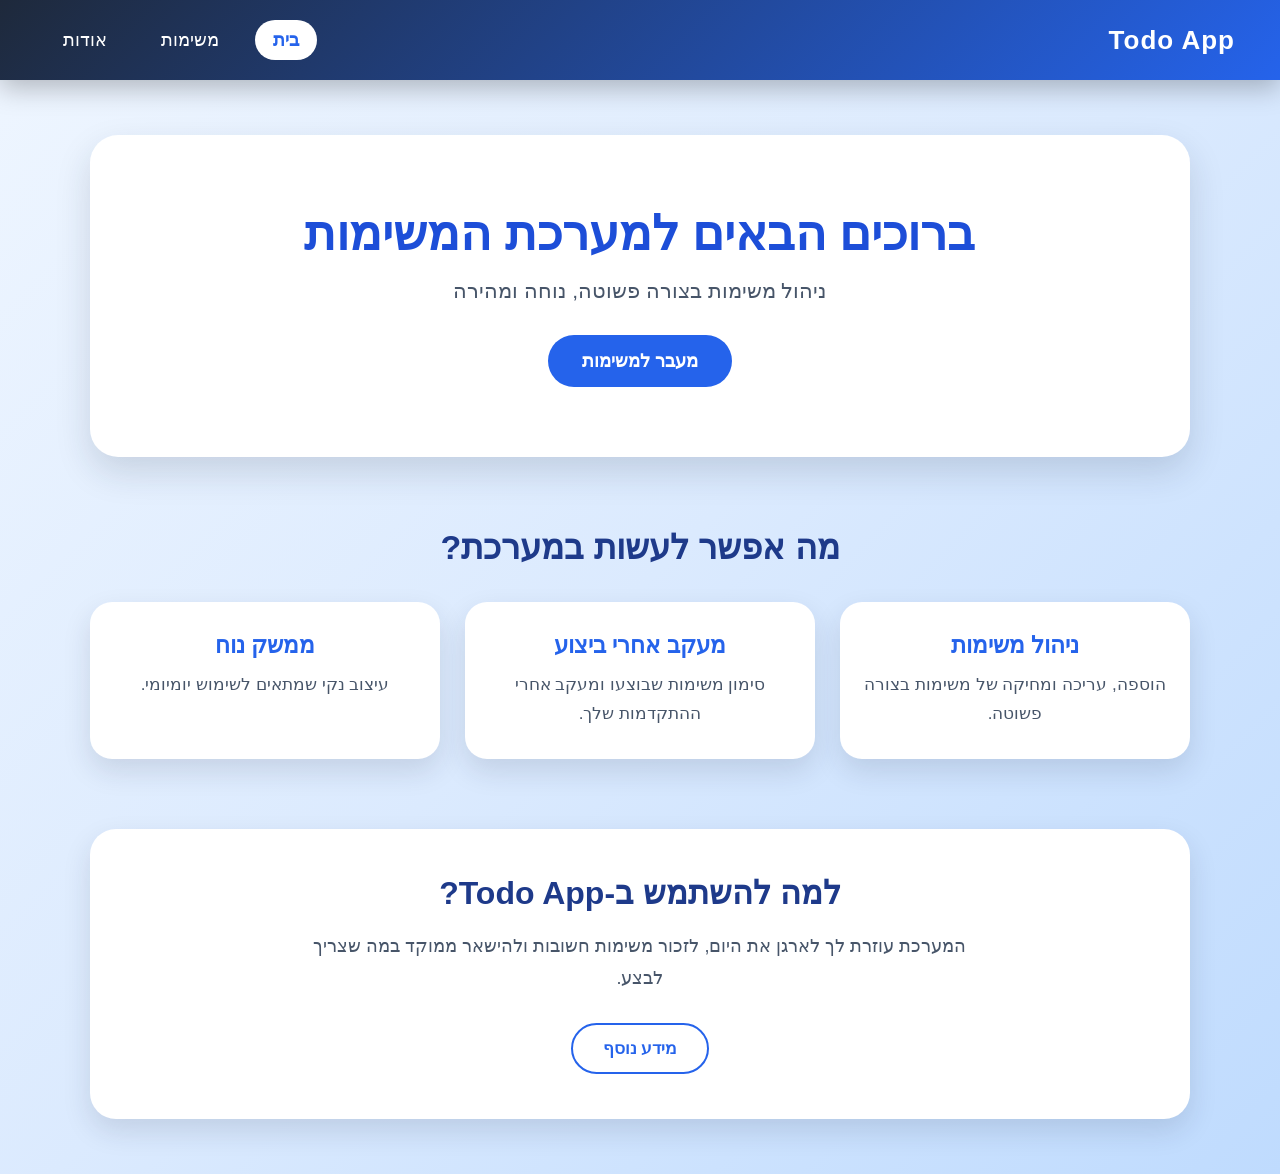
<file: index.html>
<!-- index.html -->
<!DOCTYPE html>
<html lang="he" dir="rtl">
<head>
  <meta charset="UTF-8" />
  <meta name="viewport" content="width=device-width, initial-scale=1.0" />
  <title>Todo App</title>

  <link rel="stylesheet" href="./css/style.css" />
  <link rel="stylesheet" href="./css/navbar.css" />
</head>
<body>

  <nav class="navbar">
    <div class="logo">Todo App</div>

    <ul class="nav-links">
      <li><a href="./index.html">בית</a></li>
      <li><a href="./tasks.html">משימות</a></li>
      <li><a href="./about.html">אודות</a></li>
    </ul>
  </nav>

  <main class="container">

    <section class="hero">
      <h1>ברוכים הבאים למערכת המשימות</h1>
      <p>ניהול משימות בצורה פשוטה, נוחה ומהירה</p>

      <a href="./tasks.html" class="btn">
        מעבר למשימות
      </a>
    </section>

    <section class="features">
      <h2>מה אפשר לעשות במערכת?</h2>

      <div class="features-grid">
        <div class="feature-card">
          <h3>ניהול משימות</h3>
          <p>הוספה, עריכה ומחיקה של משימות בצורה פשוטה.</p>
        </div>

        <div class="feature-card">
          <h3>מעקב אחרי ביצוע</h3>
          <p>סימון משימות שבוצעו ומעקב אחרי ההתקדמות שלך.</p>
        </div>

        <div class="feature-card">
          <h3>ממשק נוח</h3>
          <p>עיצוב נקי שמתאים לשימוש יומיומי.</p>
        </div>
      </div>
    </section>

    <section class="info-box">
      <h2>למה להשתמש ב-Todo App?</h2>
      <p>
        המערכת עוזרת לך לארגן את היום, לזכור משימות חשובות
        ולהישאר ממוקד במה שצריך לבצע.
      </p>

      <a href="./about.html" class="secondary-btn">
        מידע נוסף
      </a>
    </section>

  </main>

  <script src="./js/navbar.js"></script>
</body>
</html>
</file>
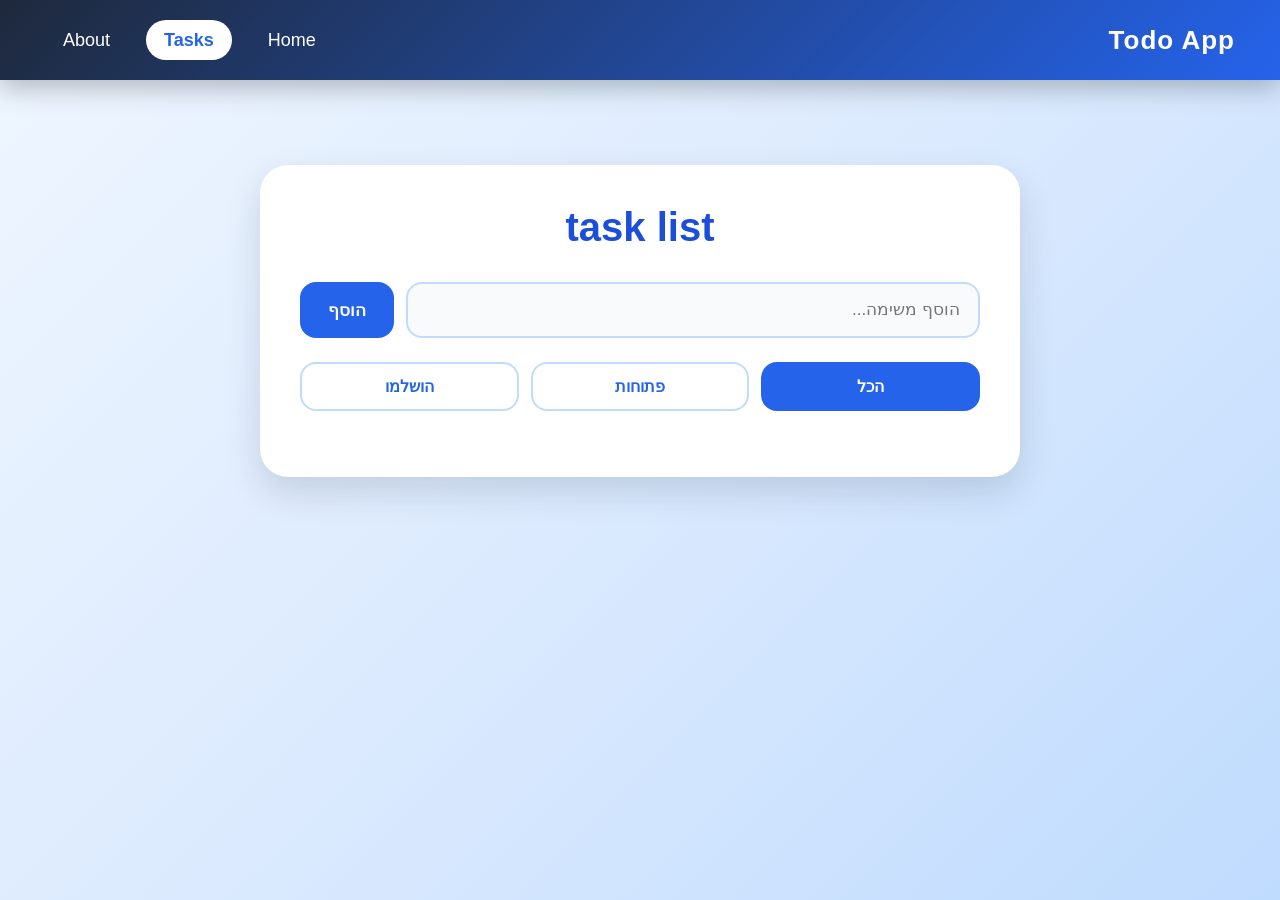
<file: tasks.html>
<!-- tasks.html -->
 
<!DOCTYPE html>
<html lang="he" dir="rtl">
<head>
  <meta charset="UTF-8" />
  <meta name="viewport" content="width=device-width, initial-scale=1.0" />

  <title>Tasks</title>

  <link rel="stylesheet" href="./css/style.css" />
  <link rel="stylesheet" href="./css/navbar.css" />
  <link rel="stylesheet" href="./css/tasks.css" />
</head>
<body>

  <nav class="navbar">
    <div class="logo">Todo App</div>

    <ul class="nav-links">
      <li><a href="./index.html">Home</a></li>
      <li><a href="./tasks.html">Tasks</a></li>
      <li><a href="./about.html">About</a></li>
    </ul>
  </nav>

  <main class="container">

    <div class="todo-box">

      <h1>task list</h1>

      <form id="todoForm" class="todo-form">
        <input
          id="todoInput"
          type="text"
          placeholder="הוסף משימה..."
        />

        <button type="submit">
          הוסף
        </button>
      </form>

      <div class="filters">
        <button data-filter="all" class="active">
          הכל
        </button>

        <button data-filter="active">
          פתוחות
        </button>

        <button data-filter="completed">
          הושלמו
        </button>
      </div>

      <ul id="todoList" class="todo-list"></ul>

    </div>

  </main>

  <script src="./js/storage.js"></script>
  <script src="./js/tasks.js"></script>
  <script src="./js/navbar.js"></script>
</body>
</html>
</file>
<file: css/style.css>
/* style.css */

* {
  margin: 0;
  padding: 0;
  box-sizing: border-box;
}

body {
  font-family: Arial, sans-serif;
  min-height: 100vh;
  background: linear-gradient(135deg, #eff6ff, #dbeafe, #bfdbfe);
  color: #1e293b;
}

.container {
  width: 90%;
  max-width: 1100px;
  margin: auto;
  padding: 55px 0;
}

/* Home page */

.hero {
  text-align: center;
  background: white;
  padding: 70px 35px;
  border-radius: 28px;
  box-shadow: 0 15px 35px rgba(30, 41, 59, 0.15);
}

.hero h1 {
  font-size: 48px;
  color: #1d4ed8;
  margin-bottom: 18px;
}

.hero p {
  font-size: 21px;
  color: #475569;
  margin-bottom: 32px;
}

.btn {
  display: inline-block;
  padding: 15px 34px;
  background: #2563eb;
  color: white;
  text-decoration: none;
  border-radius: 30px;
  font-size: 18px;
  font-weight: bold;
  transition: 0.3s;
}

.btn:hover {
  background: #1d4ed8;
  transform: translateY(-3px);
}

/* Features */

.features {
  margin-top: 70px;
  text-align: center;
}

.features h2 {
  font-size: 34px;
  color: #1e3a8a;
  margin-bottom: 35px;
}

.features-grid {
  display: grid;
  grid-template-columns: repeat(3, 1fr);
  gap: 25px;
}

.feature-card {
  background: white;
  padding: 30px 24px;
  border-radius: 22px;
  box-shadow: 0 12px 28px rgba(30, 41, 59, 0.13);
  transition: 0.3s;
}

.feature-card:hover {
  transform: translateY(-6px);
}

.feature-card h3 {
  font-size: 23px;
  color: #2563eb;
  margin-bottom: 12px;
}

.feature-card p {
  font-size: 17px;
  line-height: 1.7;
  color: #475569;
}

/* Info box */

.info-box {
  margin-top: 70px;
  background: #ffffff;
  padding: 45px 35px;
  border-radius: 26px;
  text-align: center;
  box-shadow: 0 12px 28px rgba(30, 41, 59, 0.13);
}

.info-box h2 {
  font-size: 32px;
  color: #1e3a8a;
  margin-bottom: 18px;
}

.info-box p {
  max-width: 700px;
  margin: 0 auto 28px;
  font-size: 18px;
  line-height: 1.8;
  color: #475569;
}

.secondary-btn {
  display: inline-block;
  padding: 13px 30px;
  color: #2563eb;
  text-decoration: none;
  border: 2px solid #2563eb;
  border-radius: 30px;
  font-size: 17px;
  font-weight: bold;
  transition: 0.3s;
}

.secondary-btn:hover {
  background: #2563eb;
  color: white;
}

/* About page */

.about-page {
  background: white;
  padding: 45px;
  border-radius: 26px;
  text-align: center;
  box-shadow: 0 12px 28px rgba(30, 41, 59, 0.13);
}

.about-page h1 {
  font-size: 42px;
  color: #1d4ed8;
  margin-bottom: 15px;
}

.about-page h2 {
  font-size: 26px;
  color: #334155;
  margin-bottom: 20px;
}

.about-page p {
  font-size: 19px;
  line-height: 1.8;
  color: #475569;
  margin-bottom: 12px;
}

/* GitHub link */

#link {
  text-align: center;
  margin: 35px 0;
}

#link a {
  display: inline-block;
  background: #0f172a;
  color: white;
  text-decoration: none;
  padding: 14px 32px;
  border-radius: 30px;
  font-size: 17px;
  font-weight: bold;
  transition: 0.3s;
}

#link a:hover {
  background: #2563eb;
  transform: scale(1.08);
}

/* Group table */

.my-div {
  width: 85%;
  max-width: 800px;
  margin: 50px auto;
  background: white;
  padding: 35px;
  border-radius: 26px;
  display: flex;
  flex-direction: column;
  align-items: center;
  gap: 25px;
  box-shadow: 0 12px 28px rgba(30, 41, 59, 0.13);
}

.my-div h1 {
  color: #1e3a8a;
  font-size: 34px;
}

table {
  border-collapse: collapse;
  width: 100%;
  overflow: hidden;
  border-radius: 16px;
}

th,
td {
  border: 1px solid #bfdbfe;
  padding: 16px;
  text-align: center;
  font-size: 16px;
}

th {
  background: #2563eb;
  color: white;
}

td {
  background: #eff6ff;
  color: #1e293b;
}

.my-div img {
  width: 100%;
  max-width: 520px;
  border-radius: 20px;
}

.my-div p {
  font-size: 19px;
  color: #475569;
}

/* Responsive */

@media (max-width: 800px) {
  .hero h1 {
    font-size: 34px;
  }

  .features-grid {
    grid-template-columns: 1fr;
  }

  .my-div {
    width: 95%;
    padding: 22px;
  }

  table {
    font-size: 14px;
  }

  th,
  td {
    padding: 10px;
  }
}
</file>
<file: css/navbar.css>
/* navbar.css !!*/

.navbar {
  width: 100%;
  min-height: 80px;
  background: linear-gradient(135deg, #1e293b, #2563eb);
  display: flex;
  align-items: center;
  justify-content: space-between;
  padding: 0 45px;
  box-shadow: 0 8px 25px rgba(0, 0, 0, 0.25);
  position: sticky;
  top: 0;
  z-index: 1000;
}

.logo {
  color: #ffffff;
  font-size: 26px;
  font-weight: bold;
  letter-spacing: 1px;
}

.nav-links {
  display: flex;
  align-items: center;
  gap: 18px;
  list-style: none;
}

.nav-links a {
  color: #ffffff;
  text-decoration: none;
  font-size: 18px;
  padding: 10px 18px;
  border-radius: 25px;
  transition: 0.3s;
}

.nav-links a:hover {
  background: rgba(255, 255, 255, 0.2);
}

.nav-links a.active-link {
  background: #ffffff;
  color: #2563eb;
  font-weight: bold;
}

@media (max-width: 700px) {
  .navbar {
    flex-direction: column;
    padding: 18px;
    gap: 15px;
  }

  .nav-links {
    flex-wrap: wrap;
    justify-content: center;
  }

  .nav-links a {
    font-size: 16px;
    padding: 8px 14px;
  }
}
</file>
<file: css/tasks.css>
/* tasks.css */

.todo-box {
  max-width: 760px;
  margin: 30px auto;
  background: white;
  padding: 40px;
  border-radius: 28px;
  box-shadow: 0 15px 35px rgba(30, 41, 59, 0.15);
}

.todo-box h1 {
  text-align: center;
  font-size: 40px;
  color: #1d4ed8;
  margin-bottom: 32px;
}

.todo-form {
  display: flex;
  gap: 12px;
  margin-bottom: 24px;
}

.todo-form input {
  flex: 1;
  padding: 16px 18px;
  border: 2px solid #bfdbfe;
  border-radius: 16px;
  font-size: 17px;
  outline: none;
  background: #f8fafc;
}

.todo-form input:focus {
  border-color: #2563eb;
  background: white;
}

.todo-form button {
  padding: 16px 28px;
  border: none;
  background: #2563eb;
  color: white;
  border-radius: 16px;
  cursor: pointer;
  font-size: 17px;
  font-weight: bold;
  transition: 0.3s;
}

.todo-form button:hover {
  background: #1d4ed8;
  transform: translateY(-2px);
}

.filters {
  display: flex;
  gap: 12px;
  margin-bottom: 26px;
}

.filters button {
  flex: 1;
  padding: 13px;
  border: 2px solid #bfdbfe;
  background: white;
  color: #2563eb;
  border-radius: 16px;
  cursor: pointer;
  font-size: 16px;
  font-weight: bold;
  transition: 0.3s;
}

.filters button:hover {
  background: #eff6ff;
}

.filters button.active {
  background: #2563eb;
  color: white;
  border-color: #2563eb;
}

.todo-list {
  list-style: none;
}

.todo-item {
  background: #f8fafc;
  padding: 18px 20px;
  border-radius: 18px;
  margin-bottom: 14px;
  display: flex;
  justify-content: space-between;
  align-items: center;
  gap: 14px;
  border: 1px solid #dbeafe;
  transition: 0.3s;
}

.todo-item:hover {
  background: #eff6ff;
  transform: translateY(-2px);
}

.todo-content {
  display: flex;
  align-items: center;
  gap: 12px;
  font-size: 18px;
  color: #1e293b;
}

.todo-content input {
  width: 20px;
  height: 20px;
  cursor: pointer;
}

.completed {
  text-decoration: line-through;
  opacity: 0.45;
}

.delete-btn {
  background: #ef4444;
  border: none;
  color: white;
  padding: 11px 18px;
  border-radius: 14px;
  cursor: pointer;
  font-size: 15px;
  font-weight: bold;
  transition: 0.3s;
}

.delete-btn:hover {
  background: #dc2626;
  transform: scale(1.05);
}

@media (max-width: 700px) {
  .todo-box {
    padding: 25px;
  }

  .todo-box h1 {
    font-size: 32px;
  }

  .todo-form {
    flex-direction: column;
  }

  .filters {
    flex-direction: column;
  }

  .todo-item {
    flex-direction: column;
    align-items: stretch;
  }

  .delete-btn {
    width: 100%;
  }
}
</file>
